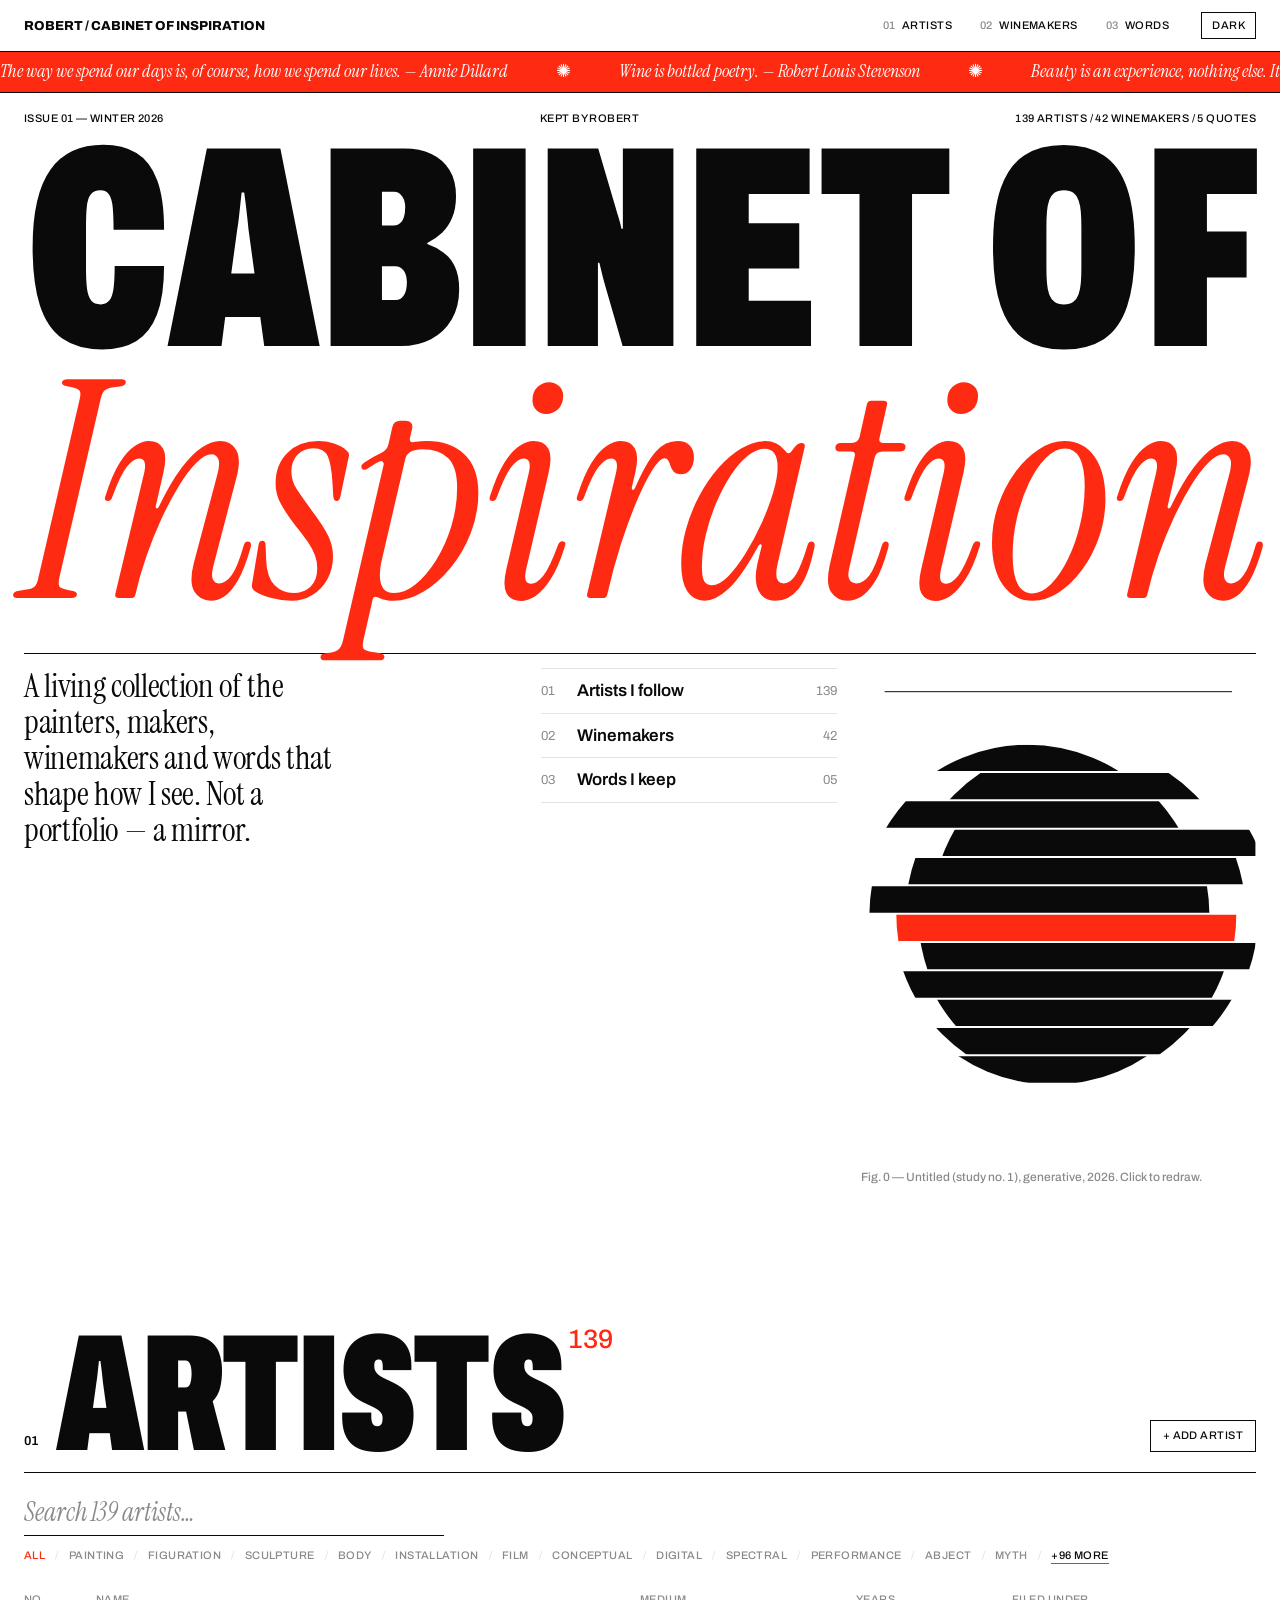
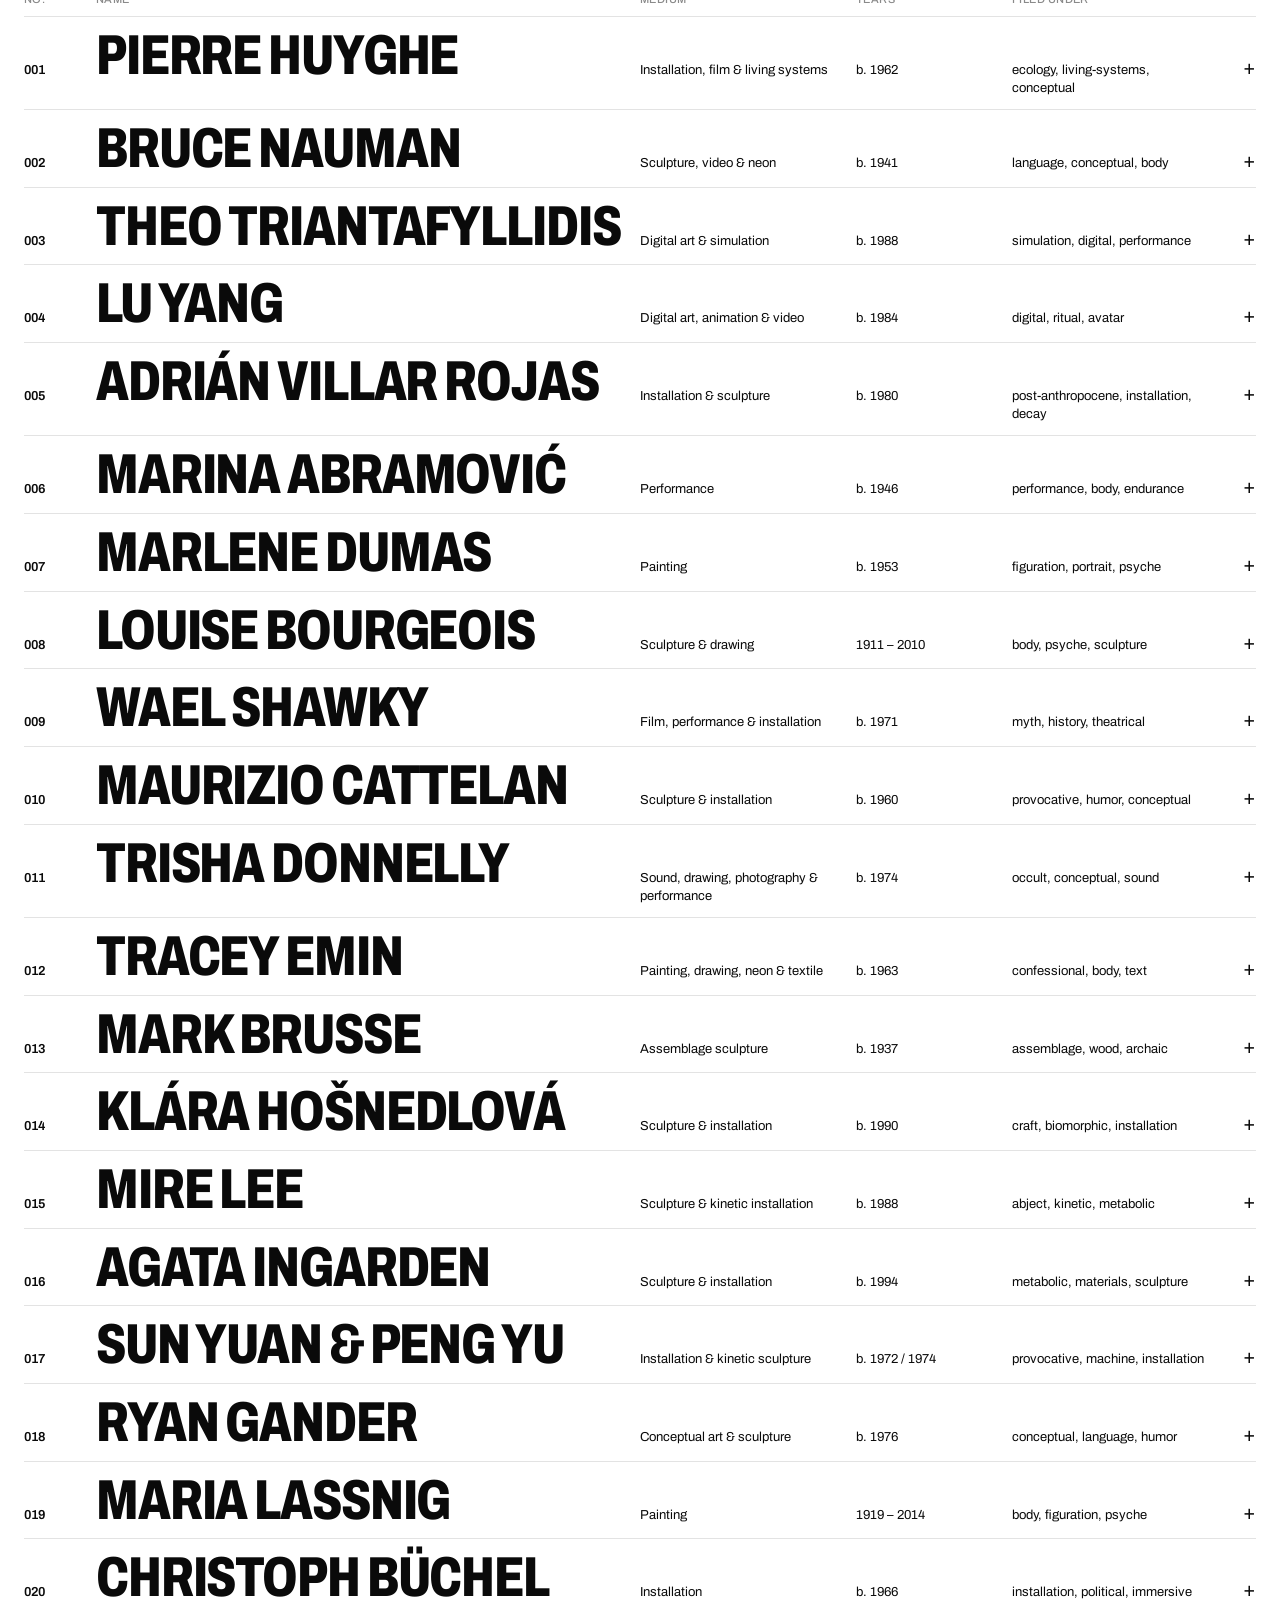
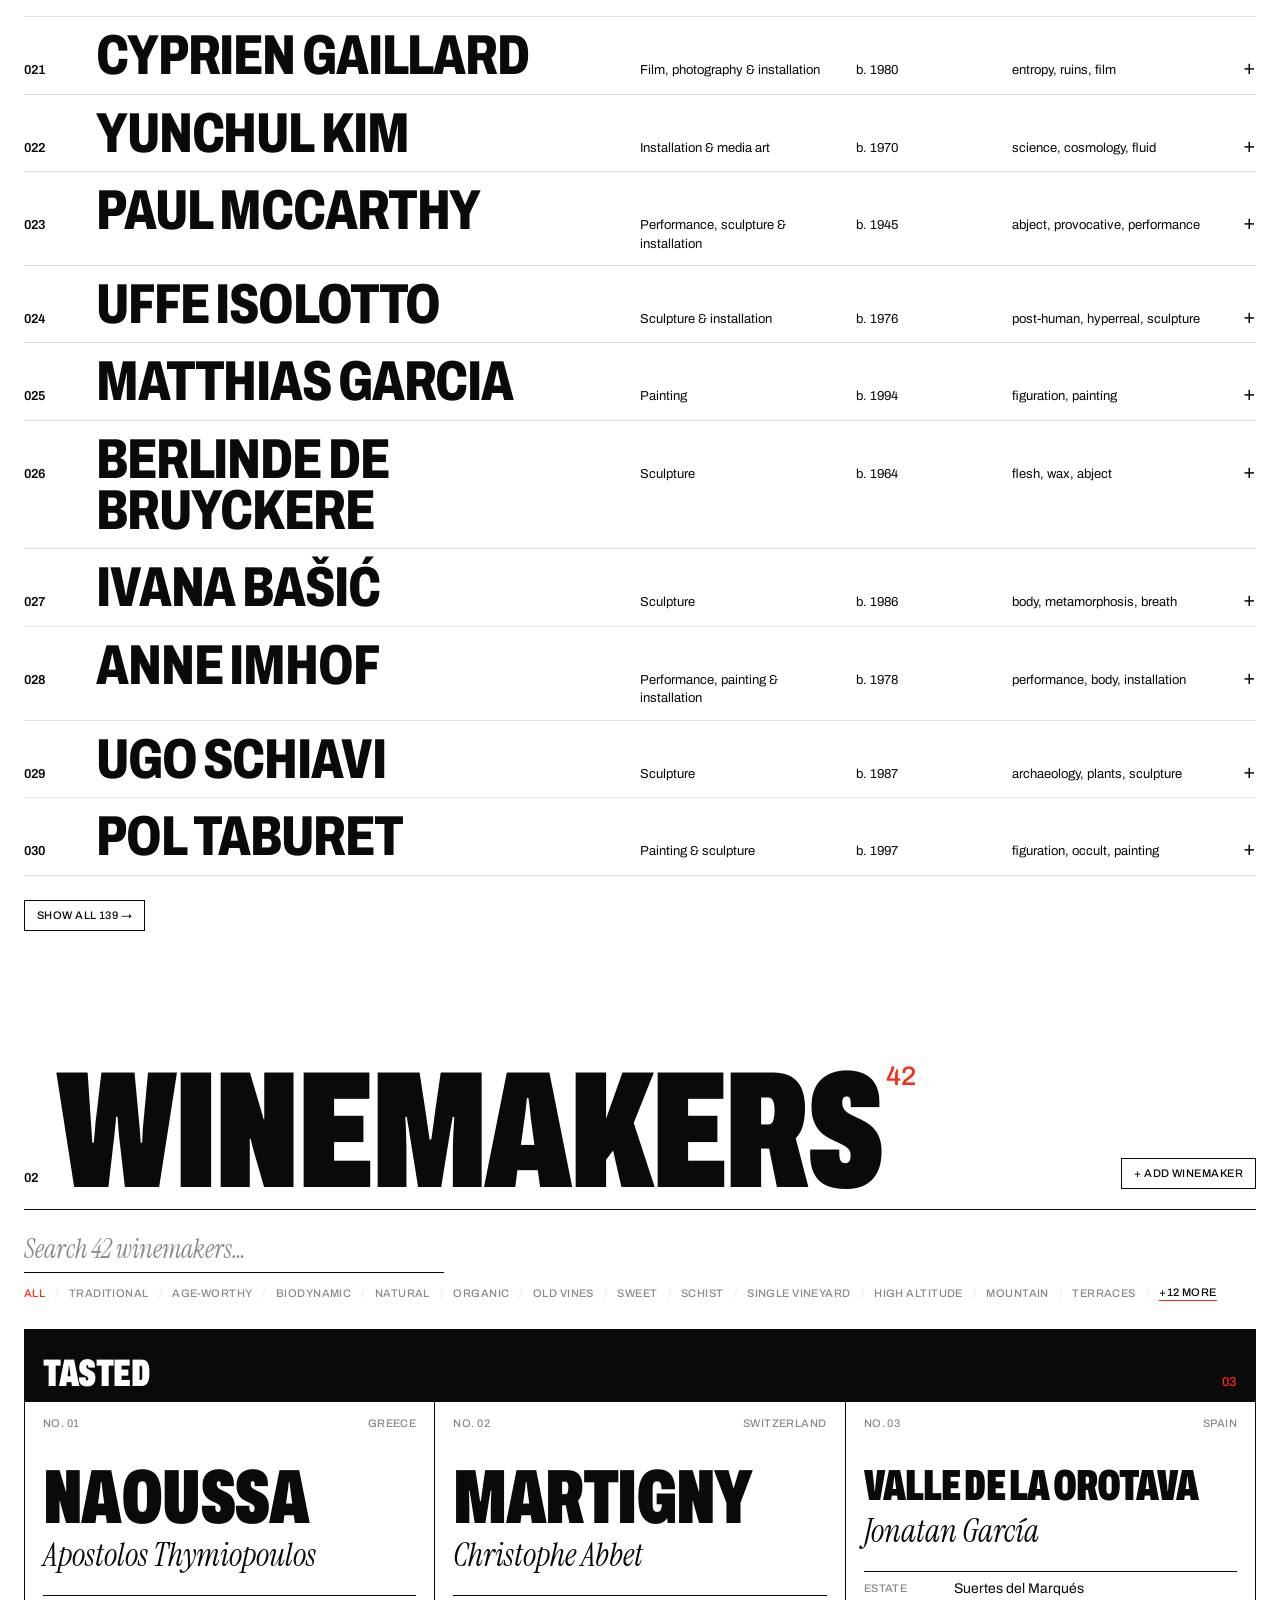
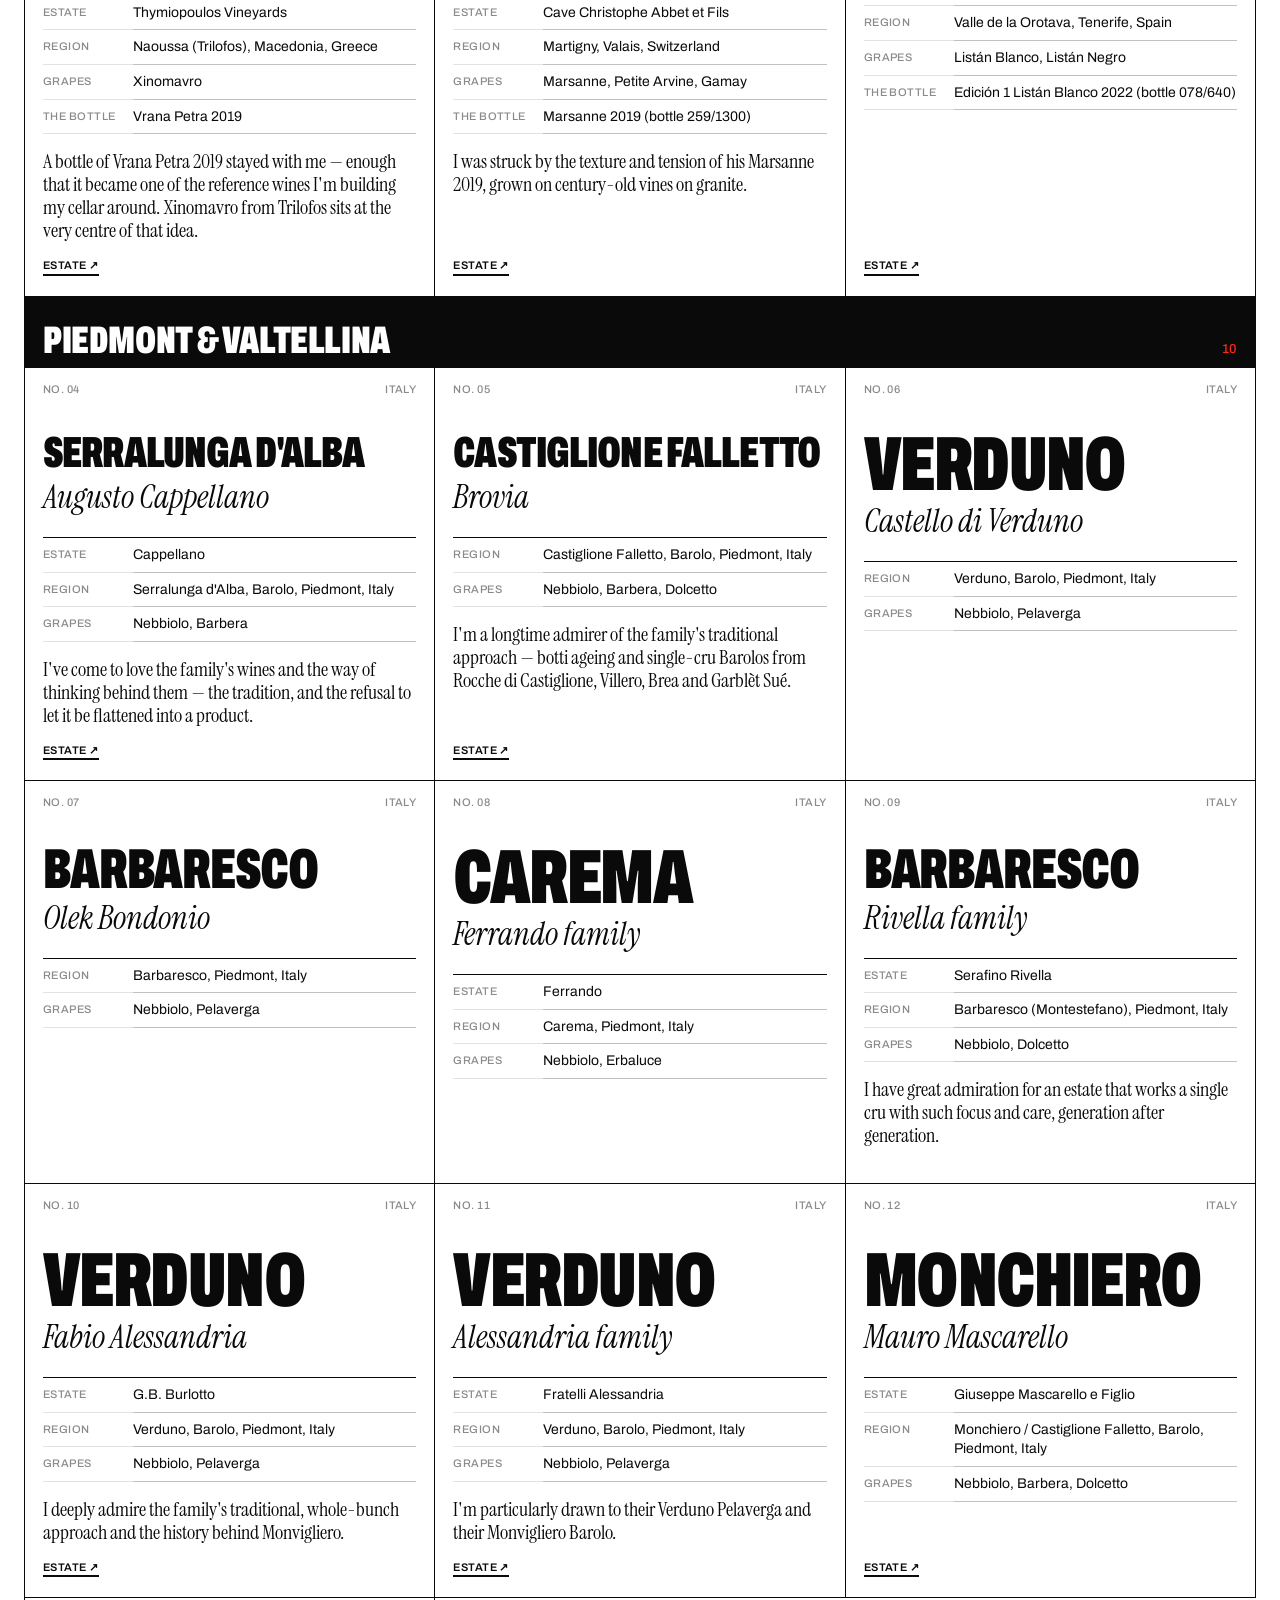
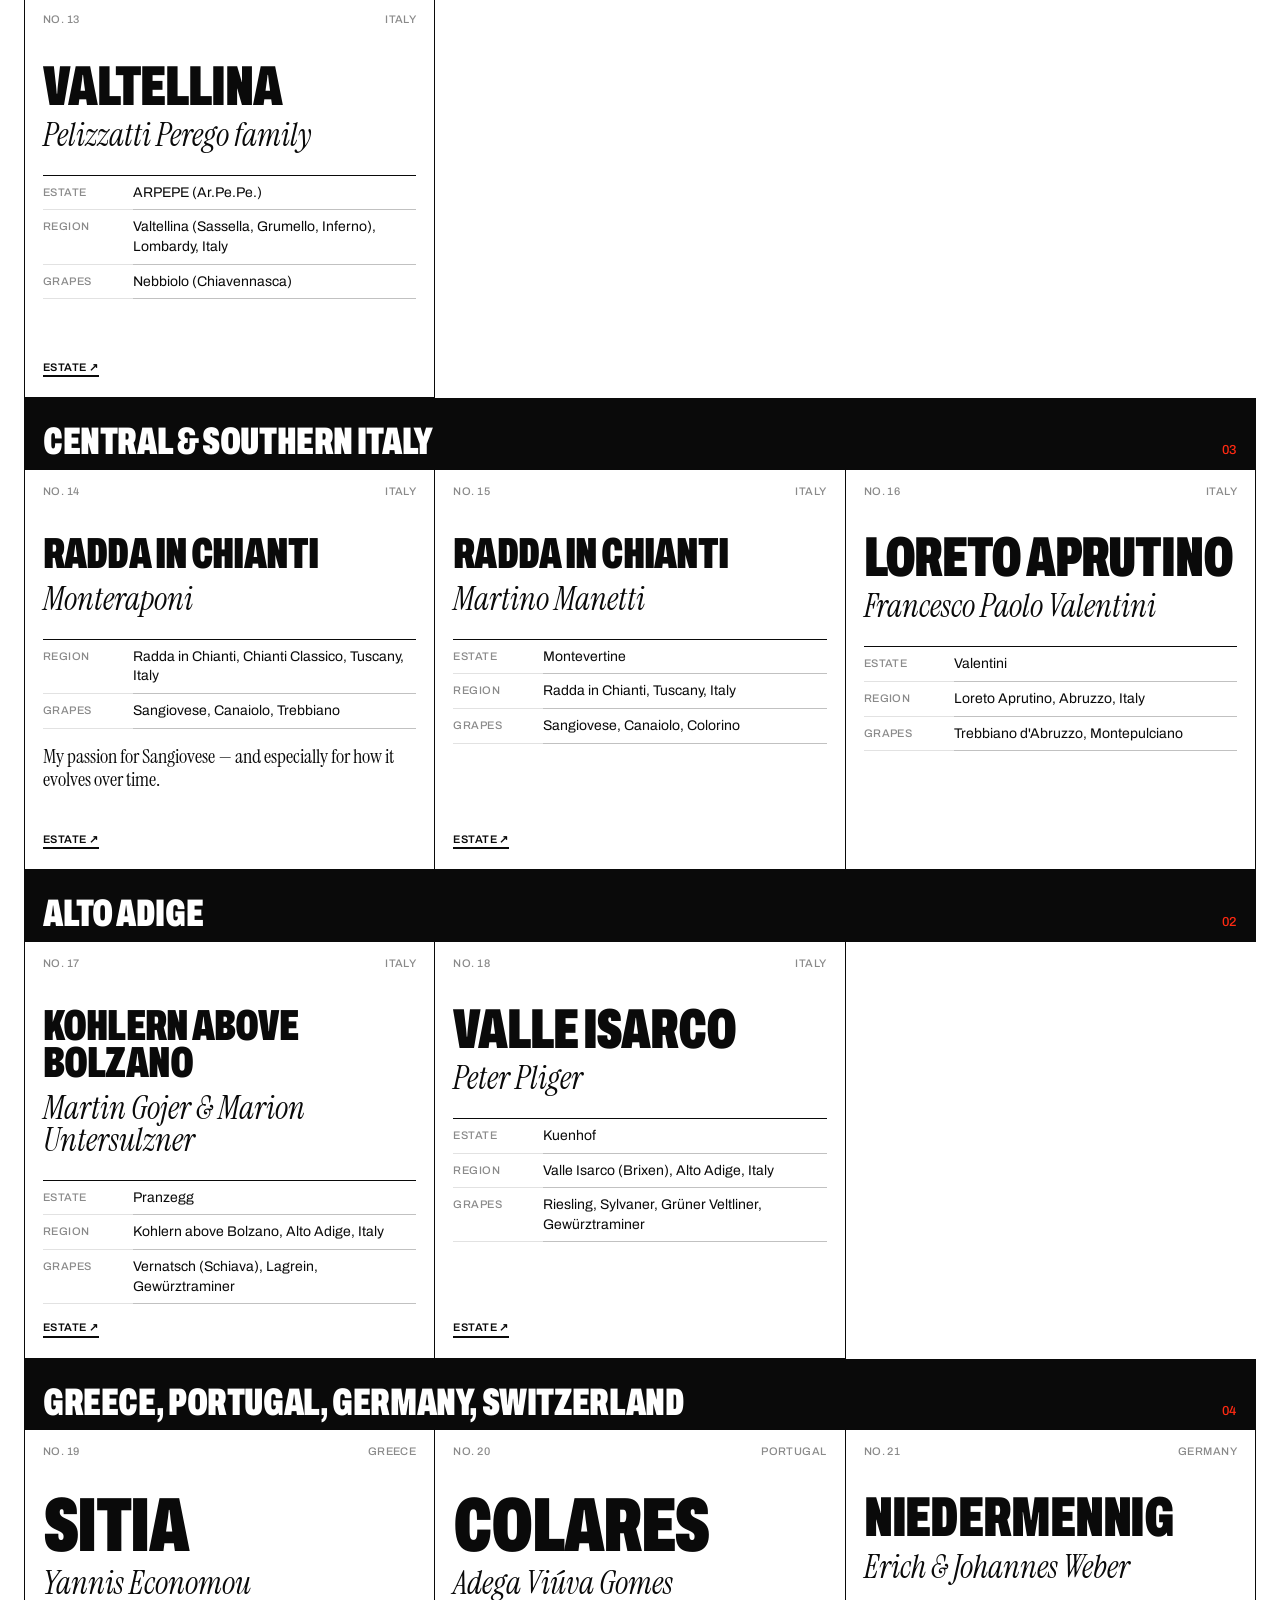
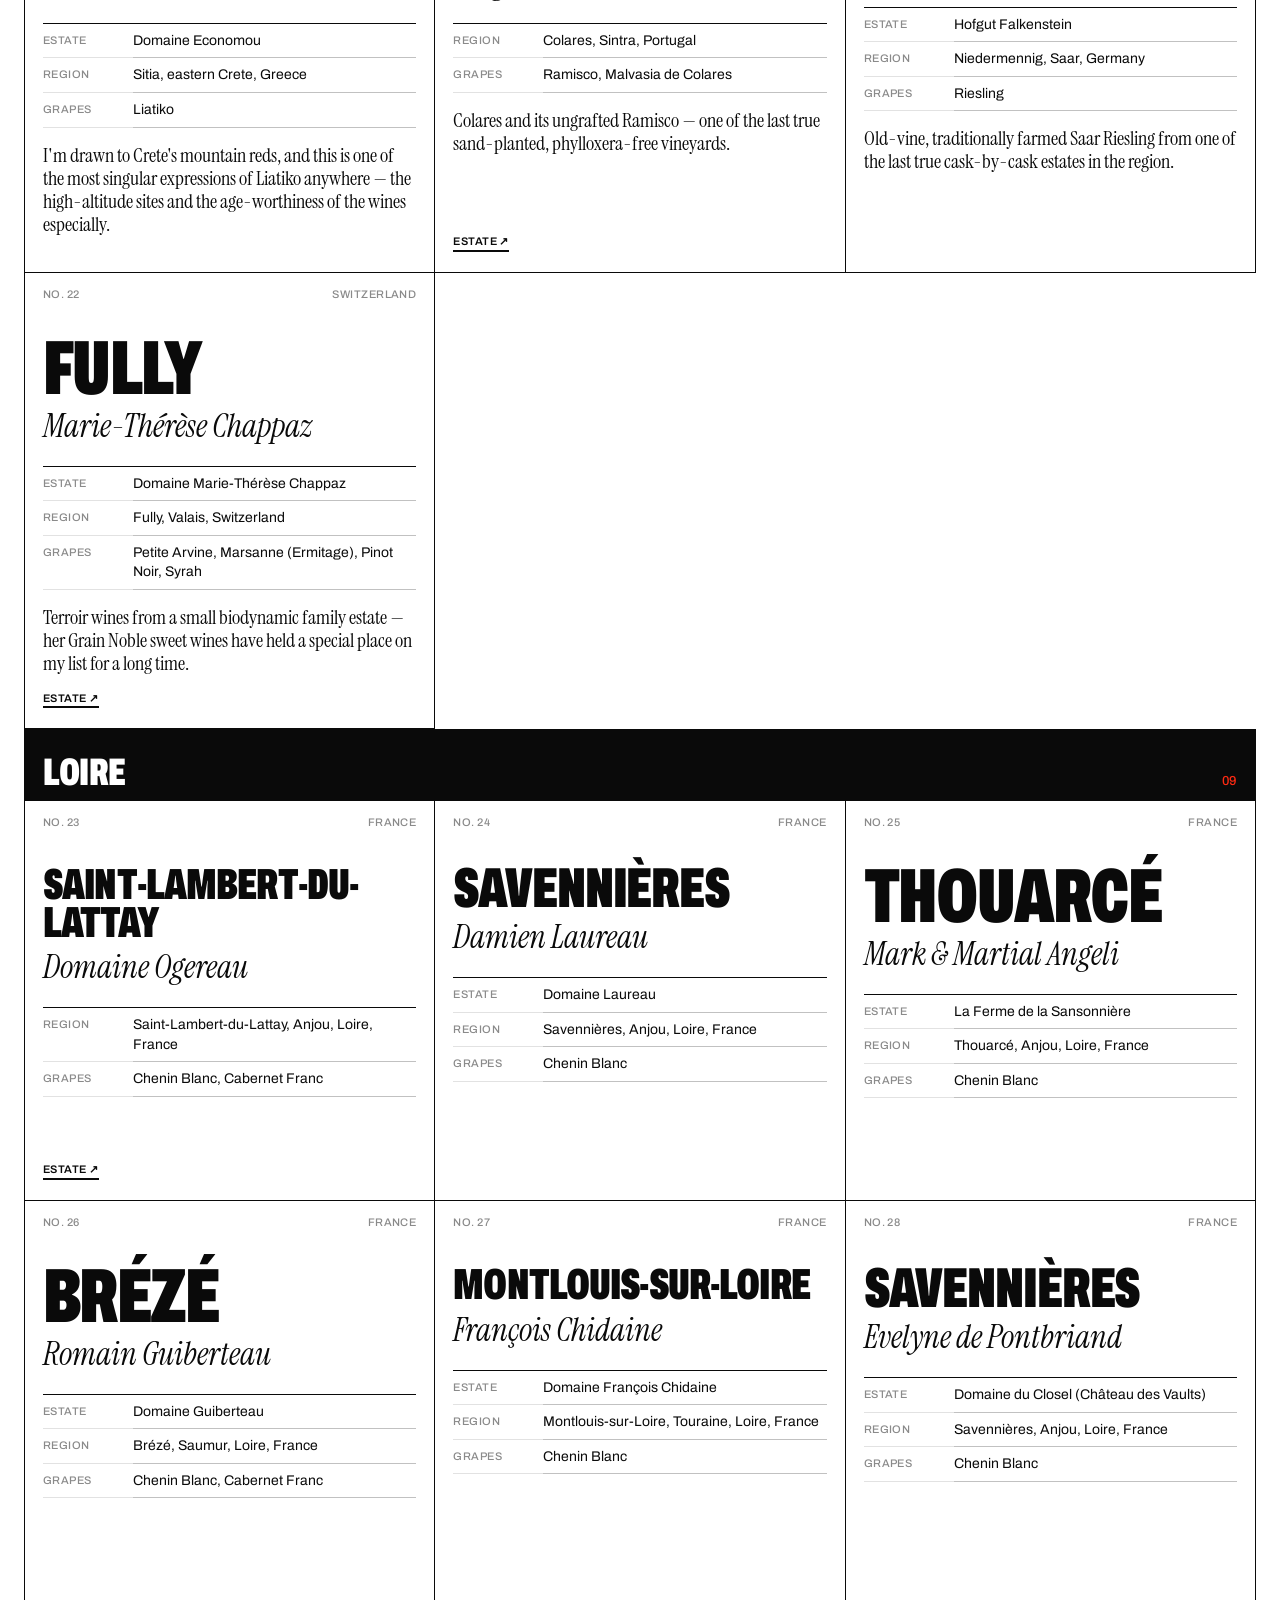
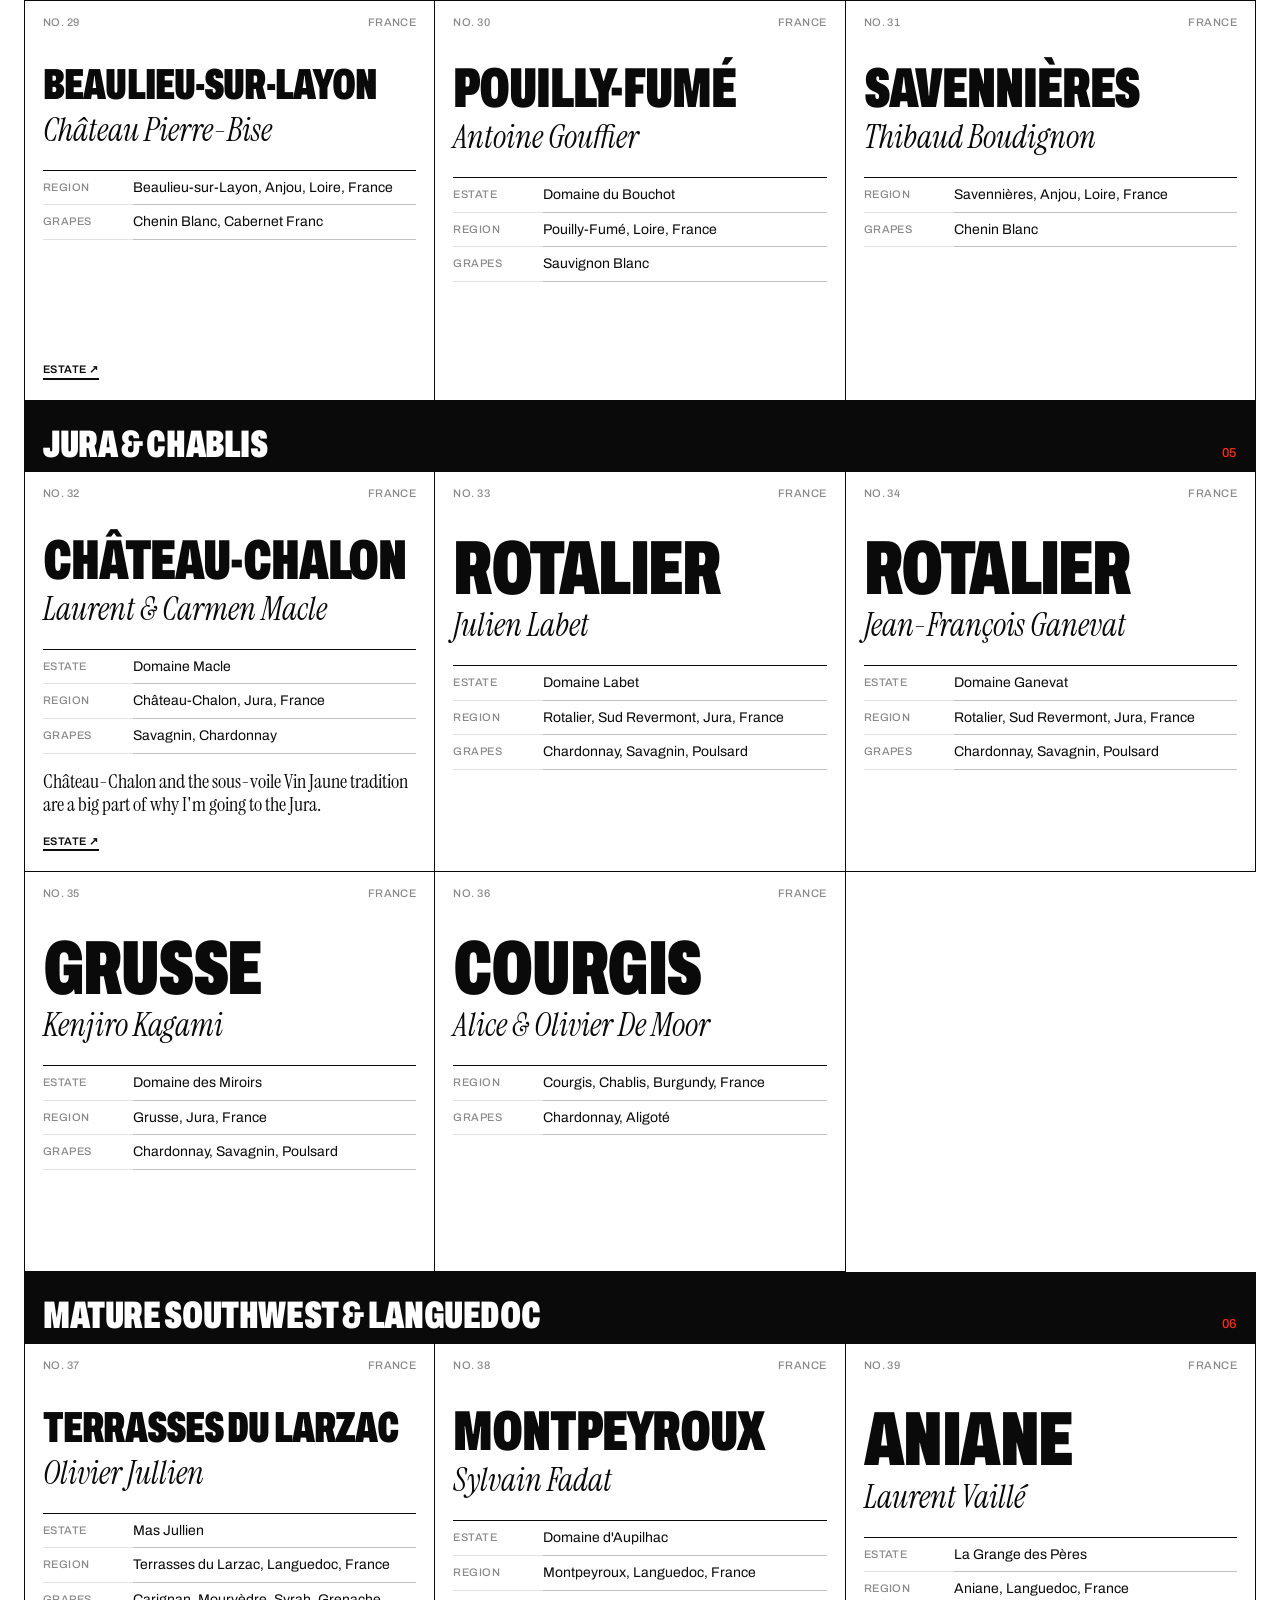
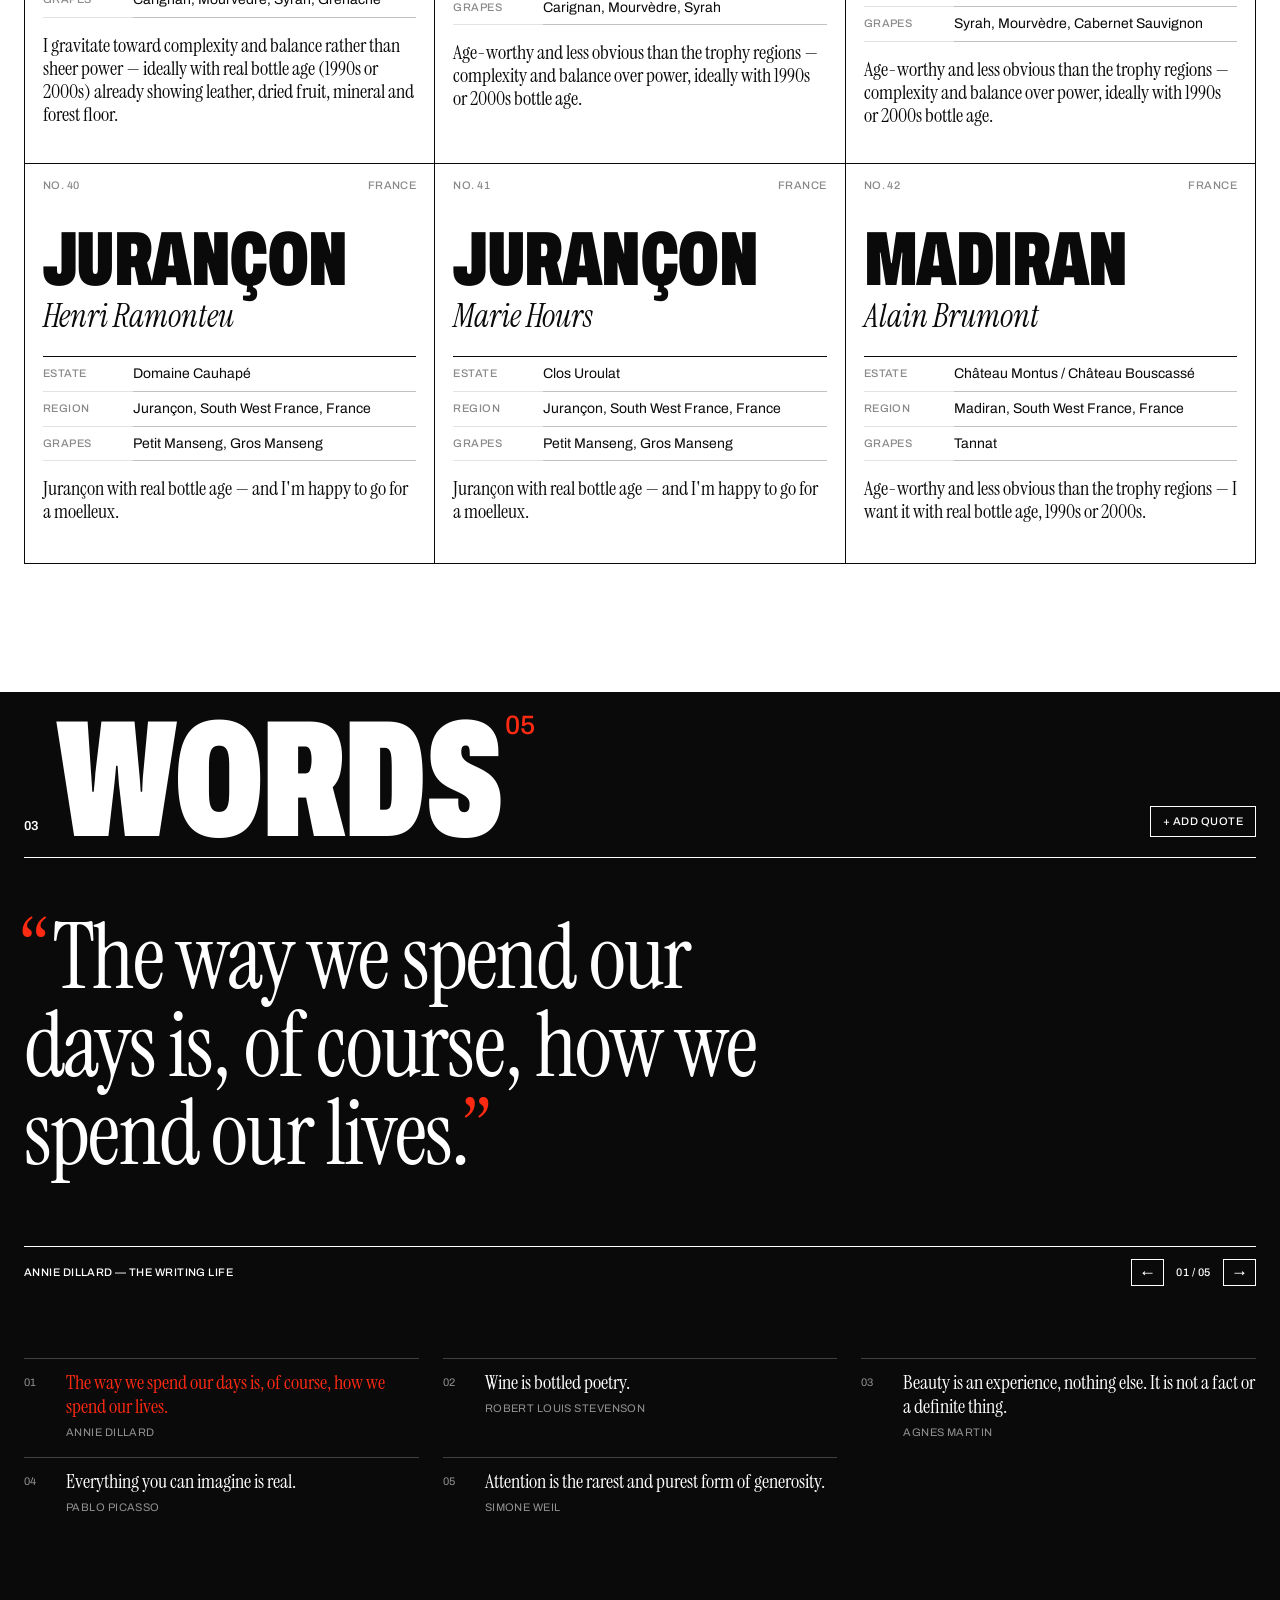
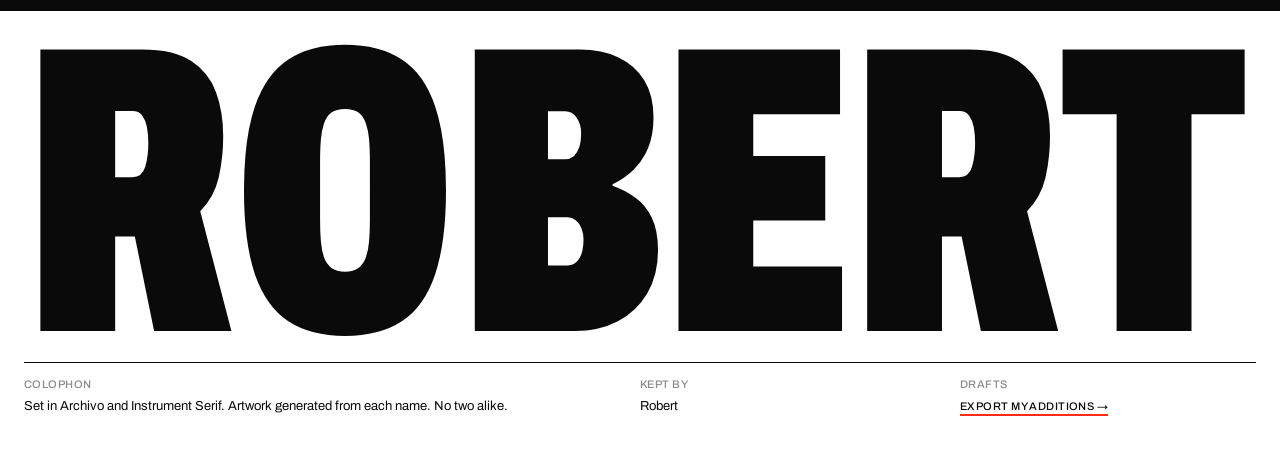
<file: index.html>
<!doctype html>
<html lang="en">
<head>
  <meta charset="utf-8" />
  <meta name="viewport" content="width=device-width, initial-scale=1" />
  <title>Cabinet of Inspiration</title>
  <meta name="description" content="Artists, winemakers and words that inspire me." />
  <link rel="preconnect" href="https://fonts.googleapis.com" />
  <link rel="preconnect" href="https://fonts.gstatic.com" crossorigin />
  <link href="https://fonts.googleapis.com/css2?family=Archivo:ital,wdth,wght@0,62..125,100..900;1,62..125,100..900&family=Instrument+Serif:ital@0;1&display=swap" rel="stylesheet" />
  <link rel="stylesheet" href="styles.css" />
</head>
<body>
  <header class="bar">
    <a class="bar-brand" href="#top" id="brand"></a>
    <nav aria-label="Sections">
      <a href="#artists"><span>01</span> Artists</a>
      <a href="#winemakers"><span>02</span> Winemakers</a>
      <a href="#quotes"><span>03</span> Words</a>
    </nav>
    <button class="bar-btn" id="theme-toggle">Dark</button>
  </header>

  <div class="ticker" aria-hidden="true"><div class="ticker-track" id="ticker"></div></div>

  <main id="top">
    <section class="cover wrap">
      <div class="cover-meta">
        <span id="issue"></span>
        <span id="kept-by"></span>
        <span id="counts"></span>
      </div>
      <h1 class="wordmark" id="wordmark"></h1>
      <div class="cover-grid">
        <p class="cover-intro" id="intro"></p>
        <ol class="contents">
          <li><a href="#artists"><span class="n">01</span><span class="t">Artists I follow</span><span class="c" data-count="artists"></span></a></li>
          <li><a href="#winemakers"><span class="n">02</span><span class="t">Winemakers</span><span class="c" data-count="winemakers"></span></a></li>
          <li><a href="#quotes"><span class="n">03</span><span class="t">Words I keep</span><span class="c" data-count="quotes"></span></a></li>
        </ol>
        <figure class="cover-art">
          <div id="cover-art" title="Click to redraw"></div>
          <figcaption>Fig. 0 — <span id="cover-caption">Untitled (study)</span>, generative, <span id="cover-year"></span>. Click to redraw.</figcaption>
        </figure>
      </div>
    </section>

    <section class="section wrap" id="artists" aria-labelledby="artists-h">
      <header class="section-head">
        <span class="section-no">01</span>
        <h2 id="artists-h">Artists<sup data-count="artists"></sup></h2>
        <button class="add-btn" data-add="artists">+ Add artist</button>
      </header>
      <div class="tools">
        <input class="search" type="search" data-search="artists" aria-label="Search artists" />
        <span class="status" data-status="artists"></span>
      </div>
      <div class="filters" data-chips="artists"></div>
      <div class="index-head" aria-hidden="true">
        <span>No.</span><span>Name</span><span>Medium</span><span>Years</span><span>Filed under</span>
      </div>
      <ol class="index" data-list="artists"></ol>
    </section>

    <section class="section wrap" id="winemakers" aria-labelledby="winemakers-h">
      <header class="section-head">
        <span class="section-no">02</span>
        <h2 id="winemakers-h">Winemakers<sup data-count="winemakers"></sup></h2>
        <button class="add-btn" data-add="winemakers">+ Add winemaker</button>
      </header>
      <div class="tools">
        <input class="search" type="search" data-search="winemakers" aria-label="Search winemakers" />
        <span class="status" data-status="winemakers"></span>
      </div>
      <div class="filters" data-chips="winemakers"></div>
      <div class="cellar" data-list="winemakers"></div>
    </section>

    <section class="section words" id="quotes" aria-labelledby="quotes-h">
      <div class="wrap">
        <header class="section-head">
          <span class="section-no">03</span>
          <h2 id="quotes-h">Words<sup data-count="quotes"></sup></h2>
          <button class="add-btn" data-add="quotes">+ Add quote</button>
        </header>
        <figure class="stage" id="stage">
          <blockquote id="stage-text"></blockquote>
          <figcaption>
            <span id="stage-author"></span>
            <span class="stage-nav">
              <button class="bar-btn" id="prev-quote" aria-label="Previous quote">←</button>
              <span id="stage-count"></span>
              <button class="bar-btn" id="next-quote" aria-label="Next quote">→</button>
            </span>
          </figcaption>
        </figure>
        <ol class="quote-list" data-list="quotes"></ol>
      </div>
    </section>
  </main>

  <footer class="colophon wrap">
    <div class="colophon-mark" id="colophon-mark"></div>
    <div class="colophon-cols">
      <p><b>Colophon</b><br />Set in Archivo and Instrument Serif. Artwork generated from each name. No two alike.</p>
      <p><b>Kept by</b><br /><span id="footer-owner"></span></p>
      <p><b>Drafts</b><br /><button class="text-btn" id="export-btn">Export my additions →</button></p>
    </div>
  </footer>

  <div class="peek" id="peek" aria-hidden="true"></div>

  <dialog id="add-dialog">
    <form method="dialog" id="add-form">
      <h3 id="add-title">Add</h3>
      <div id="add-fields"></div>
      <p class="hint">Saved in this browser as a draft. Use “Export my additions” to make it permanent in <code>data.js</code>.</p>
      <menu>
        <button value="cancel" class="text-btn" formnovalidate>Cancel</button>
        <button value="save" class="solid-btn" id="add-save">Save</button>
      </menu>
    </form>
  </dialog>

  <dialog id="export-dialog">
    <form method="dialog">
      <h3>Your additions</h3>
      <p class="hint">Paste each block into the matching list in <code>data.js</code>, then commit. After that you can clear the browser copies.</p>
      <textarea id="export-text" readonly rows="14"></textarea>
      <menu>
        <button value="clear" class="text-btn" id="clear-local">Clear browser copies</button>
        <button value="copy" class="text-btn" id="copy-export">Copy</button>
        <button value="close" class="solid-btn">Done</button>
      </menu>
    </form>
  </dialog>

  <script src="data.js"></script>
  <script src="app.js"></script>
</body>
</html>
</file>
<file: styles.css>
/* ── Tokens ──────────────────────────────────────────────── */
:root {
  --paper: #ffffff;
  --ink: #0a0a0a;
  --grey: #8a8a8a;
  --rule: #0a0a0a;
  --hair: #e3e3e3;
  --signal: #ff2a12;      /* the one colour */
  --on-signal: #ffffff;

  --sans: "Archivo", "Helvetica Neue", Helvetica, "Arial Narrow", Arial, sans-serif;
  --serif: "Instrument Serif", "Times New Roman", serif;
  --gutter: 24px;
  color-scheme: light;
}
@media (prefers-color-scheme: dark) {
  :root:not([data-theme="light"]) {
    --paper: #0b0b0b;
    --ink: #f1f1ef;
    --grey: #8c8c8c;
    --rule: #f1f1ef;
    --hair: #262626;
    --signal: #ff4a2e;
    --on-signal: #0b0b0b;
    color-scheme: dark;
  }
}
:root[data-theme="dark"] {
  --paper: #0b0b0b;
  --ink: #f1f1ef;
  --grey: #8c8c8c;
  --rule: #f1f1ef;
  --hair: #262626;
  --signal: #ff4a2e;
  --on-signal: #0b0b0b;
  color-scheme: dark;
}

/* ── Base ────────────────────────────────────────────────── */
*, *::before, *::after { box-sizing: border-box; }
html { scroll-behavior: smooth; scroll-padding-top: 90px; }
body {
  margin: 0;
  background: var(--paper);
  color: var(--ink);
  font-family: var(--sans);
  font-size: 15px;
  line-height: 1.4;
  -webkit-font-smoothing: antialiased;
  overflow-x: hidden;
}
a { color: inherit; }
button { font: inherit; color: inherit; cursor: pointer; }
::selection { background: var(--signal); color: var(--on-signal); }

.wrap { max-width: 1440px; margin: 0 auto; padding: 0 var(--gutter); }

/* small caps-style label used everywhere */
.label, .cover-meta, .bar, .index-head, .filters, .spec dt, .add-btn,
.text-btn, .solid-btn, .bar-btn, .colophon b, .cover-art figcaption {
  font-family: var(--sans);
  font-size: 11px;
  font-weight: 500;
  letter-spacing: 0.04em;
  text-transform: uppercase;
}

/* ── Top bar ─────────────────────────────────────────────── */
.bar {
  position: sticky;
  top: 0;
  z-index: 50;
  display: flex;
  align-items: center;
  gap: 32px;
  padding: 12px var(--gutter);
  background: var(--paper);
  border-bottom: 1px solid var(--rule);
}
.bar-brand { font-weight: 800; text-decoration: none; font-size: 13px; letter-spacing: 0; }
.bar nav { display: flex; gap: 28px; margin-left: auto; }
.bar nav a { text-decoration: none; }
.bar nav a span { color: var(--grey); margin-right: 4px; }
.bar nav a:hover { color: var(--signal); }
.bar-btn {
  background: none;
  border: 1px solid var(--rule);
  padding: 5px 10px;
  border-radius: 0;
}
.bar-btn:hover { background: var(--ink); color: var(--paper); }

/* ── Ticker ──────────────────────────────────────────────── */
.ticker {
  overflow: hidden;
  background: var(--signal);
  color: var(--on-signal);
  border-bottom: 1px solid var(--rule);
  white-space: nowrap;
}
.ticker-track {
  display: inline-flex;
  padding: 7px 0;
  font-family: var(--serif);
  font-style: italic;
  font-size: 18px;
  animation: tick var(--tick-dur, 80s) linear infinite;
}
.ticker:hover .ticker-track { animation-play-state: paused; }
.ticker-track span { padding-right: 48px; }
.ticker-track span::after { content: "✺"; font-style: normal; margin-left: 48px; }
@keyframes tick { to { transform: translateX(-50%); } }

/* ── Cover ───────────────────────────────────────────────── */
.cover { padding-top: 18px; padding-bottom: 48px; }
.cover-meta {
  display: flex;
  justify-content: space-between;
  gap: 16px;
  flex-wrap: wrap;
  padding-bottom: 10px;
}
.wordmark {
  margin: 0;
  font-weight: 900;
  font-stretch: 62%;
  line-height: 0.8;
  letter-spacing: -0.02em;
  text-transform: uppercase;
}
.wordmark .line { display: block; white-space: nowrap; }
.wordmark .line + .line { margin-top: 0.04em; }
.wordmark .serif {
  font-family: var(--serif);
  font-weight: 400;
  font-style: italic;
  text-transform: none;
  letter-spacing: -0.035em;
  line-height: 0.85;
  color: var(--signal);
}

.cover-grid {
  display: grid;
  grid-template-columns: 5fr 3fr 4fr;
  gap: var(--gutter);
  margin-top: 28px;
  padding-top: 14px;
  border-top: 1px solid var(--rule);
}
.cover-intro {
  margin: 0;
  font-family: var(--serif);
  font-size: clamp(26px, 2.6vw, 40px);
  line-height: 1.08;
  letter-spacing: -0.01em;
  max-width: 22ch;
}
.contents { list-style: none; margin: 0; padding: 0; }
.contents a {
  display: grid;
  grid-template-columns: 28px 1fr auto;
  gap: 8px;
  padding: 10px 0;
  border-bottom: 1px solid var(--hair);
  text-decoration: none;
  font-weight: 600;
  font-size: 17px;
  transition: padding 0.25s;
}
.contents li:first-child a { border-top: 1px solid var(--hair); }
.contents a:hover { color: var(--signal); padding-left: 8px; }
.contents .n, .contents .c { color: var(--grey); font-weight: 400; font-size: 13px; padding-top: 3px; }

.cover-art { margin: 0; }
#cover-art { aspect-ratio: 4 / 5; cursor: crosshair; }
#cover-art svg { display: block; width: 100%; height: 100%; }
.cover-art figcaption { margin-top: 8px; color: var(--grey); text-transform: none; letter-spacing: 0; font-size: 12px; }

/* ── Section heads ───────────────────────────────────────── */
.section { padding-top: 96px; padding-bottom: 32px; }
.section-head {
  display: grid;
  grid-template-columns: auto minmax(0, 1fr) auto;
  align-items: end;
  gap: 18px;
  border-bottom: 1px solid var(--rule);
  padding-bottom: 12px;
}
.section-no { font-size: 13px; font-weight: 600; padding-bottom: 10px; }
.section h2 {
  margin: 0;
  font-size: clamp(56px, 13vw, 200px);
  font-weight: 900;
  font-stretch: 62%;
  line-height: 0.78;
  letter-spacing: -0.02em;
  text-transform: uppercase;
}
.section h2 sup {
  font-size: 0.16em;
  font-weight: 500;
  font-stretch: 100%;
  vertical-align: top;
  margin-left: 0.2em;
  letter-spacing: 0;
  color: var(--signal);
}
.add-btn {
  background: none;
  border: 1px solid var(--rule);
  padding: 7px 12px;
  margin-bottom: 8px;
}
.add-btn:hover { background: var(--signal); border-color: var(--signal); color: var(--on-signal); }

.filters { display: flex; flex-wrap: wrap; gap: 4px 0; padding: 12px 0 0; }
.filters button {
  background: none;
  border: none;
  padding: 0;
  font: inherit;
  text-transform: inherit;
  letter-spacing: inherit;
  color: var(--grey);
}
.filters button:not(:last-child)::after { content: "/"; margin: 0 10px; color: var(--hair); }
.filters button:hover { color: var(--ink); }
.filters button[aria-pressed="true"] { color: var(--signal); }

.filters .more { color: var(--ink); border-bottom: 1px solid var(--signal); }

.tools { display: flex; align-items: baseline; gap: 16px; padding-top: 16px; }
.search {
  flex: 0 1 420px;
  min-width: 0;
  padding: 6px 0;
  font-family: var(--serif);
  font-style: italic;
  font-size: 26px;
  color: var(--ink);
  background: transparent;
  border: 0;
  border-bottom: 1px solid var(--rule);
  border-radius: 0;
}
.search::placeholder { color: var(--grey); }
.search:focus { outline: none; border-bottom: 2px solid var(--signal); }
.status { font-size: 11px; font-weight: 500; letter-spacing: 0.04em; text-transform: uppercase; color: var(--signal); }

.show-all { list-style: none; padding: 24px 0 0; }
.why.pending { color: var(--grey); font-style: italic; }
.row-detail .art-frame { min-height: 1px; overflow: hidden; }

/* ── Artists: index list ─────────────────────────────────── */
.index-head, .row-main {
  display: grid;
  grid-template-columns: 56px minmax(0, 1fr) 200px 140px 200px 28px;
  gap: 16px;
  align-items: baseline;
}
.index-head { color: var(--grey); padding: 28px 0 8px; border-bottom: 1px solid var(--hair); }
.index { list-style: none; margin: 0; padding: 0; }
.row { border-bottom: 1px solid var(--hair); }
.row-main {
  width: 100%;
  background: none;
  border: 0;
  padding: 14px 0 12px;
  text-align: left;
  transition: background 0.15s, color 0.15s, padding 0.25s;
}
.row-main:hover, .row.open .row-main { background: var(--ink); color: var(--paper); padding-left: 10px; padding-right: 10px; }
.row-main:focus-visible { outline: 2px solid var(--signal); outline-offset: -2px; }
.row .no { font-size: 13px; font-weight: 600; }
.row .name {
  font-size: clamp(30px, 4.4vw, 68px);
  font-weight: 800;
  font-stretch: 75%;
  line-height: 0.9;
  letter-spacing: -0.02em;
  text-transform: uppercase;
}
.row .name .draft { font-family: var(--serif); font-style: italic; text-transform: none; font-weight: 400; font-size: 0.4em; color: var(--signal); margin-left: 0.4em; letter-spacing: 0; }
.row .cell { font-size: 13px; }
.row .arrow { font-size: 20px; transition: transform 0.25s; justify-self: end; }
.row.open .arrow { transform: rotate(45deg); color: var(--signal); }

.row-detail {
  display: grid;
  grid-template-columns: 56px 280px minmax(0, 1fr);
  gap: 16px;
  padding: 0 0 0 0;
  max-height: 0;
  overflow: hidden;
  transition: max-height 0.5s cubic-bezier(.2,.7,.2,1), padding 0.3s;
}
.row.open .row-detail { max-height: 800px; padding: 20px 0 28px; }
.row-detail .art-frame svg { display: block; width: 100%; height: auto; }
.row-detail .why {
  margin: 0 0 18px;
  font-family: var(--serif);
  font-size: clamp(24px, 2.4vw, 36px);
  line-height: 1.1;
  max-width: 28ch;
}
.row-detail .cap { color: var(--grey); font-size: 12px; margin-bottom: 18px; }
.detail-links { display: flex; gap: 18px; align-items: center; }
.detail-links a {
  font-size: 11px;
  font-weight: 600;
  text-transform: uppercase;
  letter-spacing: 0.04em;
  text-decoration: none;
  border-bottom: 2px solid var(--signal);
}

/* floating preview that follows the cursor */
.peek {
  position: fixed;
  left: 0;
  top: 0;
  width: 220px;
  z-index: 40;
  pointer-events: none;
  opacity: 0;
  transform: translate(-50%, -50%) scale(0.9);
  transition: opacity 0.2s, transform 0.2s;
}
.peek.show { opacity: 1; transform: translate(-50%, -50%) scale(1); }
.peek svg { display: block; width: 100%; height: auto; }
@media (hover: none) { .peek { display: none; } }

/* ── Winemakers ──────────────────────────────────────────── */
.cellar {
  display: grid;
  grid-template-columns: repeat(auto-fill, minmax(320px, 1fr));
  margin-top: 28px;
  border-top: 1px solid var(--rule);
  border-left: 1px solid var(--rule);
}
.bottle {
  position: relative;
  border-right: 1px solid var(--rule);
  border-bottom: 1px solid var(--rule);
  padding: 14px 18px 20px;
  display: flex;
  flex-direction: column;
  min-height: 400px;
  transition: background 0.2s, color 0.2s;
}
.group-head {
  grid-column: 1 / -1;
  display: flex;
  justify-content: space-between;
  align-items: baseline;
  gap: 16px;
  padding: 26px 18px 10px;
  border-right: 1px solid var(--rule);
  border-bottom: 1px solid var(--rule);
  background: var(--ink);
  color: var(--paper);
  font-size: clamp(28px, 3vw, 44px);
  font-weight: 900;
  font-stretch: 62%;
  line-height: 0.9;
  text-transform: uppercase;
  letter-spacing: -0.01em;
}
.group-head .gc { font-size: 13px; font-weight: 500; font-stretch: 100%; color: var(--signal); letter-spacing: 0.04em; }
.bottle:hover { background: var(--signal); color: var(--on-signal); }
.bottle:hover .spec dt, .bottle:hover .bottle-top, .bottle:hover .grey { color: inherit; opacity: 0.75; }
.bottle-top { display: flex; justify-content: space-between; color: var(--grey); }
.bottle .place {
  margin: 36px 0 0;
  font-size: clamp(56px, 6vw, 96px);
  font-weight: 900;
  font-stretch: 62%;
  line-height: 0.8;
  letter-spacing: -0.02em;
  text-transform: uppercase;
}
.bottle .place.long { font-size: clamp(44px, 4.4vw, 68px); }
.bottle .place.longest { font-size: clamp(36px, 3.4vw, 52px); line-height: 0.86; }
.bottle h3 {
  margin: 10px 0 0;
  font-family: var(--serif);
  font-weight: 400;
  font-style: italic;
  font-size: 32px;
  line-height: 1;
}
.spec { margin: 24px 0 0; display: grid; grid-template-columns: 90px 1fr; border-top: 1px solid currentColor; }
.spec dt, .spec dd { padding: 7px 0; border-bottom: 1px solid color-mix(in srgb, currentColor 25%, transparent); margin: 0; }
.spec dt { color: var(--grey); padding-top: 9px; }
.spec dd { font-size: 14px; }
.bottle .why { margin: 16px 0 0; font-family: var(--serif); font-size: 20px; line-height: 1.15; }
.bottle .foot { margin-top: auto; padding-top: 16px; display: flex; gap: 16px; align-items: center; }
.bottle .foot a {
  font-size: 11px; font-weight: 600; text-transform: uppercase; letter-spacing: 0.04em;
  text-decoration: none; border-bottom: 2px solid currentColor;
}
.draft-tag { font-family: var(--serif); font-style: italic; color: var(--signal); font-size: 16px; }
.bottle:hover .draft-tag { color: inherit; }

/* ── Words (inverted) ────────────────────────────────────── */
.words {
  margin-top: 96px;
  padding-top: 24px;
  padding-bottom: 80px;
  background: var(--ink);
  color: var(--paper);
  --rule: var(--paper);
  --hair: color-mix(in srgb, var(--paper) 22%, transparent);
  --grey: color-mix(in srgb, var(--paper) 55%, transparent);
}
.words .add-btn:hover { color: var(--on-signal); }
.stage { margin: 0; padding: 56px 0 40px; min-height: 52vh; display: flex; flex-direction: column; justify-content: space-between; gap: 40px; }
.stage blockquote {
  margin: 0;
  font-family: var(--serif);
  font-size: clamp(40px, 7vw, 120px);
  line-height: 0.98;
  letter-spacing: -0.02em;
  max-width: 18ch;
  transition: opacity 0.3s, transform 0.3s;
}
.stage blockquote::before { content: "“"; color: var(--signal); }
.stage blockquote::after { content: "”"; color: var(--signal); }
.stage.swap blockquote { opacity: 0; transform: translateY(8px); }
.stage figcaption {
  display: flex;
  justify-content: space-between;
  align-items: center;
  gap: 16px;
  flex-wrap: wrap;
  font-size: 11px;
  font-weight: 500;
  letter-spacing: 0.04em;
  text-transform: uppercase;
  border-top: 1px solid var(--rule);
  padding-top: 12px;
}
.stage-nav { display: flex; gap: 12px; align-items: center; }
.words .bar-btn { border-color: var(--paper); }
.words .bar-btn:hover { background: var(--paper); color: var(--ink); }

.quote-list {
  list-style: none;
  margin: 32px 0 0;
  padding: 0;
  display: grid;
  grid-template-columns: repeat(auto-fill, minmax(300px, 1fr));
  gap: 0 var(--gutter);
}
.quote-list li { border-top: 1px solid var(--hair); }
.quote-list button {
  display: grid;
  grid-template-columns: 34px 1fr;
  gap: 8px;
  width: 100%;
  text-align: left;
  background: none;
  border: 0;
  padding: 12px 0 16px;
}
.quote-list .qn { font-size: 11px; color: var(--grey); padding-top: 4px; }
.quote-list .qt { font-family: var(--serif); font-size: 20px; line-height: 1.15; }
.quote-list .qa { display: block; margin-top: 6px; font-family: var(--sans); font-size: 11px; text-transform: uppercase; letter-spacing: 0.04em; color: var(--grey); }
.quote-list button:hover .qt, .quote-list li.on .qt { color: var(--signal); }
.quote-list .remove { color: var(--grey); }

.remove {
  background: none;
  border: 0;
  padding: 0;
  font-size: 11px;
  text-transform: uppercase;
  letter-spacing: 0.04em;
  color: inherit;
  opacity: 0.6;
  margin-left: auto;
}
.remove:hover { opacity: 1; text-decoration: underline; }

.empty { font-family: var(--serif); font-style: italic; font-size: 24px; color: var(--grey); padding: 24px 0; margin: 0; }

/* ── Colophon ────────────────────────────────────────────── */
.colophon { padding-top: 24px; padding-bottom: 40px; }
.colophon-mark {
  font-weight: 900;
  font-stretch: 62%;
  text-transform: uppercase;
  line-height: 0.78;
  letter-spacing: -0.02em;
  white-space: nowrap;
  border-bottom: 1px solid var(--rule);
  padding-bottom: 8px;
}
.colophon-cols {
  display: grid;
  grid-template-columns: 2fr 1fr 1fr;
  gap: var(--gutter);
  padding-top: 12px;
  font-size: 13px;
}
.colophon p { margin: 0; }
.colophon b { display: inline-block; margin-bottom: 4px; color: var(--grey); }

/* ── Buttons & dialogs ───────────────────────────────────── */
.text-btn { background: none; border: 0; padding: 0; border-bottom: 2px solid var(--signal); }
.text-btn:hover { color: var(--signal); }
.solid-btn { background: var(--signal); color: var(--on-signal); border: 0; padding: 9px 18px; }
.solid-btn:hover { background: var(--ink); color: var(--paper); }

dialog {
  border: 1px solid var(--rule);
  border-radius: 0;
  background: var(--paper);
  color: var(--ink);
  padding: 20px 22px 22px;
  width: min(560px, calc(100vw - 32px));
}
dialog::backdrop { background: color-mix(in srgb, var(--signal) 70%, transparent); }
dialog h3 {
  margin: 0 0 16px;
  padding-bottom: 8px;
  border-bottom: 1px solid var(--rule);
  font-size: 48px;
  font-weight: 900;
  font-stretch: 62%;
  line-height: 0.85;
  text-transform: uppercase;
  letter-spacing: -0.01em;
}
dialog label { display: block; margin-bottom: 12px; font-size: 11px; font-weight: 500; text-transform: uppercase; letter-spacing: 0.04em; color: var(--grey); }
dialog input, dialog textarea {
  display: block;
  width: 100%;
  margin-top: 4px;
  padding: 8px 0;
  font-family: var(--sans);
  font-size: 17px;
  color: var(--ink);
  background: transparent;
  border: 0;
  border-bottom: 1px solid var(--rule);
  border-radius: 0;
}
dialog textarea { resize: vertical; font-family: var(--serif); font-size: 20px; }
#export-text { font-family: ui-monospace, Menlo, monospace; font-size: 12px; border: 1px solid var(--rule); padding: 8px; }
dialog input:focus, dialog textarea:focus { outline: none; border-bottom: 2px solid var(--signal); }
.hint { font-family: var(--serif); font-style: italic; font-size: 17px; color: var(--grey); line-height: 1.2; }
.hint code { font-style: normal; font-size: 13px; }
dialog menu { display: flex; justify-content: flex-end; gap: 20px; align-items: center; padding: 0; margin: 20px 0 0; }

/* ── Motion ──────────────────────────────────────────────── */
.reveal { opacity: 0; transform: translateY(14px); transition: opacity 0.6s ease, transform 0.6s ease; }
.reveal.in { opacity: 1; transform: none; }
@media (prefers-reduced-motion: reduce) {
  html { scroll-behavior: auto; }
  .reveal { opacity: 1; transform: none; transition: none; }
  .ticker-track { animation: none; }
  .peek { display: none; }
}

/* ── Responsive ──────────────────────────────────────────── */
@media (max-width: 1024px) {
  .index-head, .row-main { grid-template-columns: 40px minmax(0, 1fr) 160px 28px; }
  .index-head span:nth-child(4), .index-head span:nth-child(5),
  .row-main .years, .row-main .tags { display: none; }
  .row-detail { grid-template-columns: 40px 220px minmax(0, 1fr); }
  .cover-grid { grid-template-columns: 1fr 1fr; }
  .cover-intro { grid-column: 1 / -1; max-width: 30ch; }
}
@media (max-width: 640px) {
  :root { --gutter: 16px; }
  .bar { gap: 12px; }
  .bar nav { gap: 12px; }
  .bar nav a span, .bar-title { display: none; }
  .cover-grid { grid-template-columns: 1fr; }
  .section { padding-top: 72px; }
  .section-head { grid-template-columns: minmax(0, 1fr); }
  .section h2 { font-size: 16vw; }
  .section-head .add-btn { justify-self: start; margin: 4px 0 0; }
  .section-no { grid-column: 1 / -1; padding-bottom: 0; }
  .index-head { display: none; }
  .row-main { grid-template-columns: 30px minmax(0, 1fr) 20px; padding-top: 16px; }
  .row-main .medium { display: none; }
  .row-detail { grid-template-columns: 1fr; }
  .row-detail > .spacer { display: none; }
  .row-detail .art-frame { max-width: 240px; }
  .bottle { min-height: 0; }
  .cellar { grid-template-columns: minmax(0, 1fr); }
  .colophon-cols { grid-template-columns: 1fr; }
  .stage { min-height: 0; }
}
</file>
